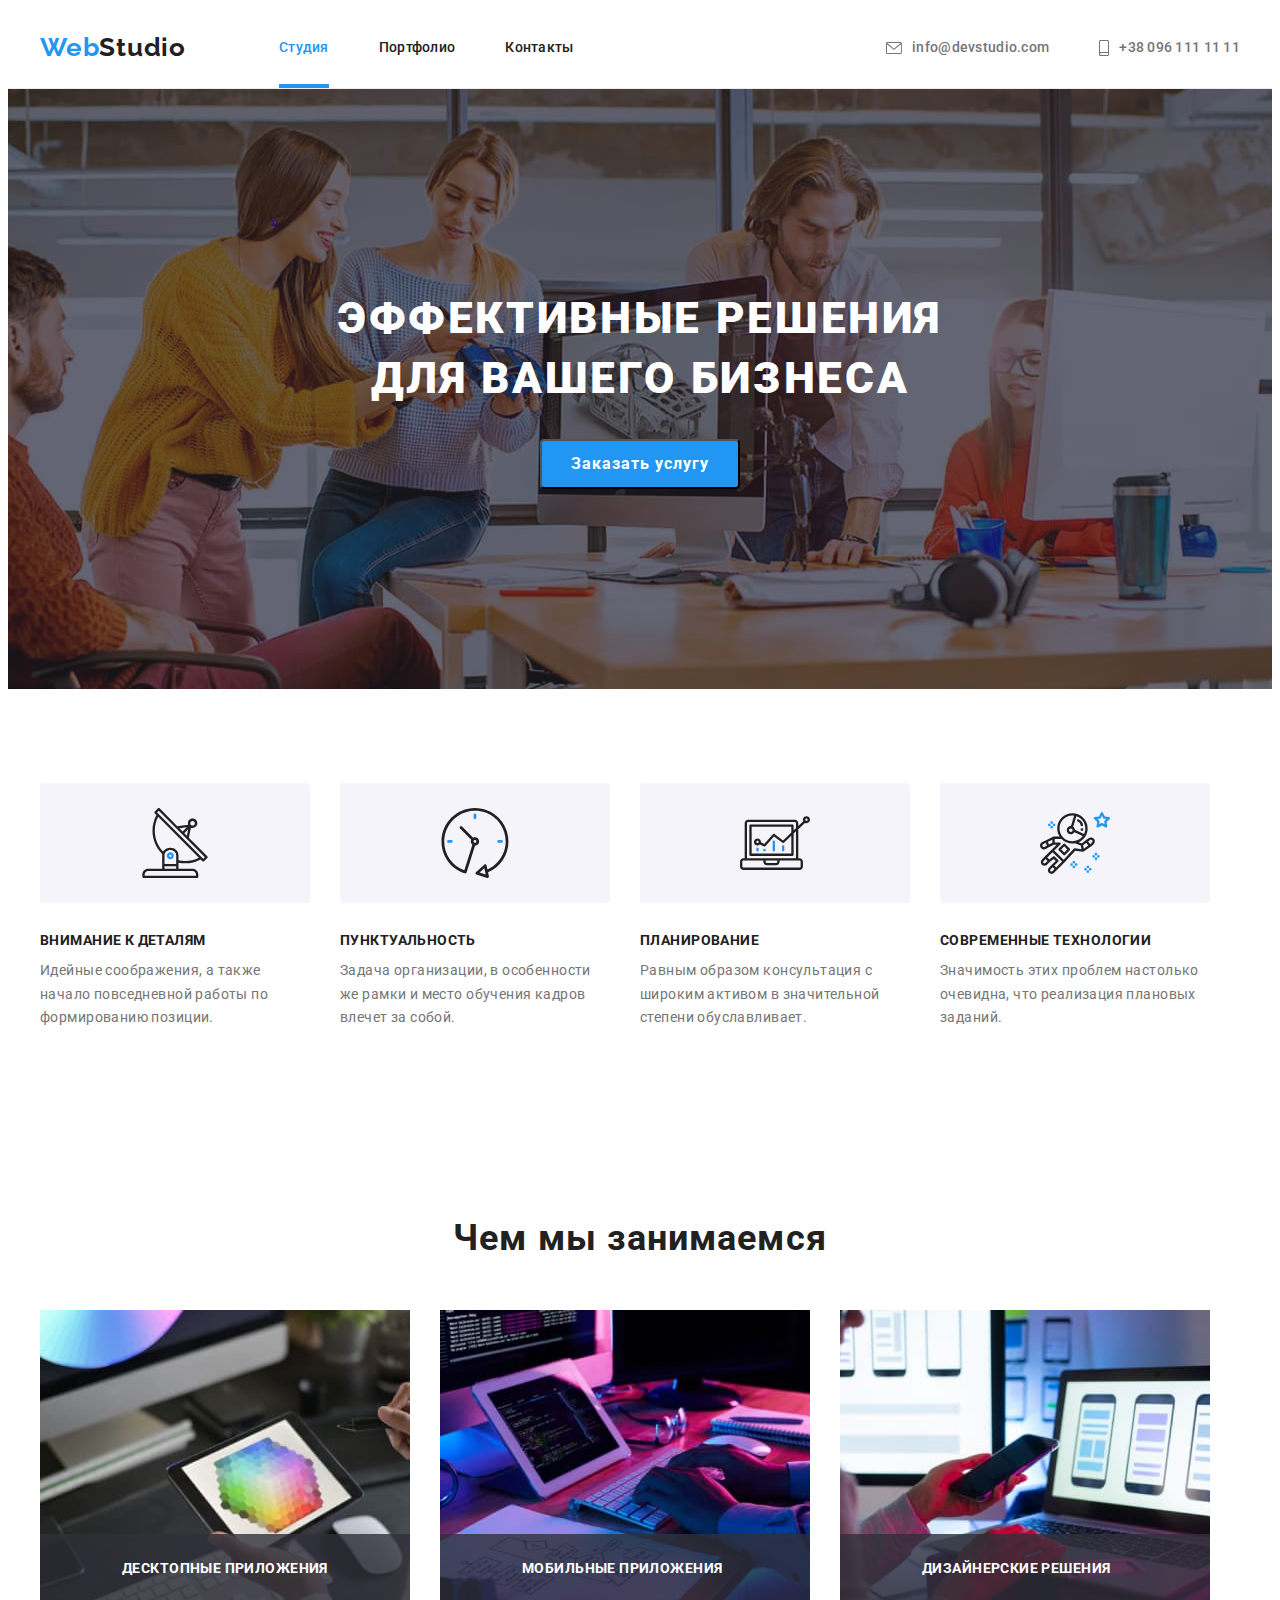
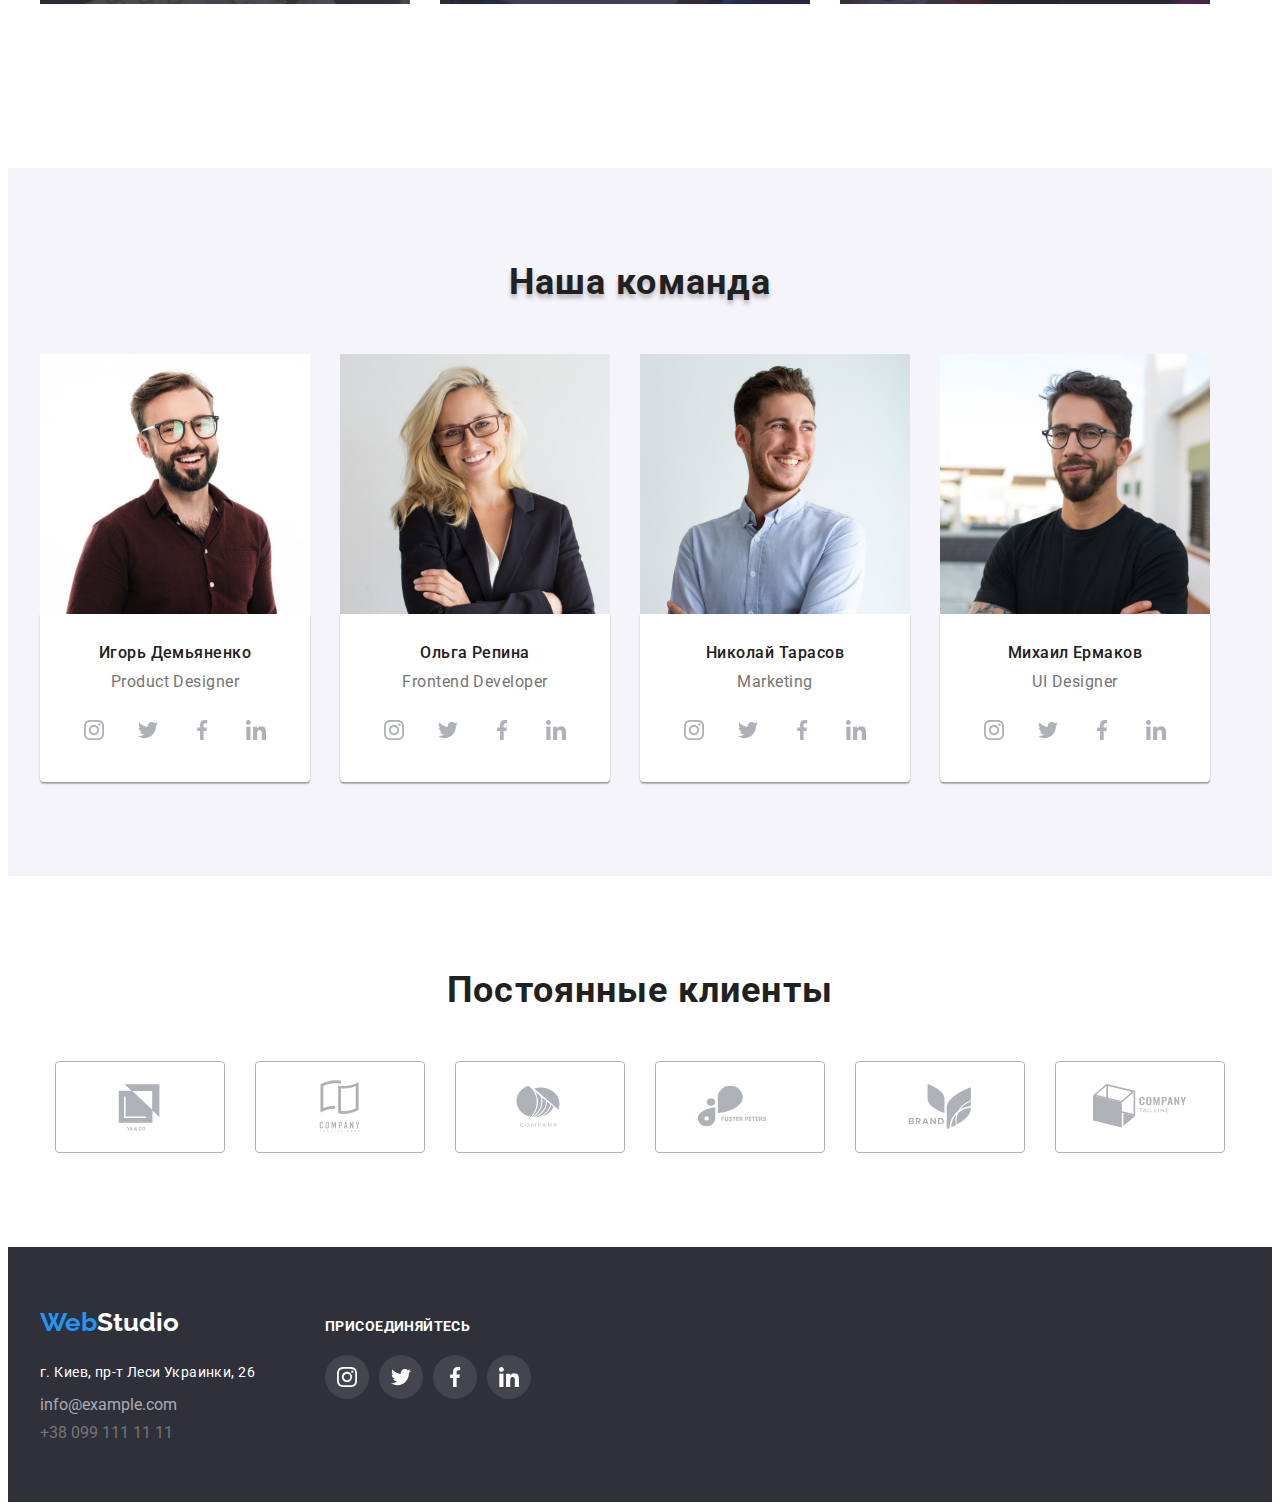
<file: index.html>
<!DOCTYPE html>
<html lang="ru">

<head>
    <meta charset="UTF-8">
    <meta http-equiv="X-UA-Compatible" content="IE=edge">
    <meta name="viewport" content="width=device-width, initial-scale=1.0">
    <title>Главная</title>
    <link rel="preconnect" href="https://fonts.googleapis.com" />
    <link rel="preconnect" href="https://fonts.gstatic.com" crossorigin />
    <link
        href="https://fonts.googleapis.com/css2?family=Raleway:wght@700&family=Roboto:wght@400;500;700;900&display=swap"
        rel="stylesheet" />
    <link rel="stylesheet" href="https://cdnjs.cloudflare.com/ajax/libs/modern-normalize/1.1.0/modern-normalize.min.css"
        integrity="sha512-wpPYUAdjBVSE4KJnH1VR1HeZfpl1ub8YT/NKx4PuQ5NmX2tKuGu6U/JRp5y+Y8XG2tV+wKQpNHVUX03MfMFn9Q=="
        crossorigin="anonymous" referrerpolicy="no-referrer" />
    <link rel="stylesheet" href="./css/styles.css" />
</head>

<body>
    <!--шапка сайта-->
    <header class="header">
        <div class="container header-container">
            <nav class="navigation">
                <a class="header-logo" lang="en" href="./index.html">Web<span class="header-web-color">Studio</span></a>
                <ul class="header-list list">
                    <li class="header-item"><a href="./index.html" class="header-link current">Студия</a></li>
                    <li class="header-item"><a href="./portfolio.html" class="header-link">Портфолио</a></li>
                    <li class="header-item"><a href="./contacts.html" class="header-link">Контакты</a></li>
                </ul>
            </nav>            
                <ul class="header-list list">
                    <li class="header-item">
                        <a class="header-link-mail" href="mailto:info@devstudio.com">
                            <svg class="header-contact-icon" width="16" height="12">
                                <use href="./images/icons.svg#icon-envelope"></use>
                            </svg>
                        info@devstudio.com</a>    
                    </li>
                    <li class="header-item">
                        <a class="header-link-tel" href="tel.:+380961111111">
                            <svg class="header-contact-icon" width="10" height="16">
                                <use href="./images/icons.svg#icon-smartphone"></use>
                            </svg>
                        +38 096 111 11 11</a>
                    </li>
                </ul>            
        </div>
    </header>
    <!--hero-->
        <main>
            <section class="hero section">
                <div class="container hero-container">
                    <h1 class="hero-title">Эффективные решения<br />
                        для вашего бизнеса</h1>
                    <button type="button" class="hero-btn" data-modal-open>Заказать услугу</button>
                </div>
            </section>
            <!--особенности-->
            <section class="features section">
                <div class="container">
                    <h2 class="visually-hidden">Фильтры</h2>
                    <ul class="features-list list">
                        <li class="features-item">
                            <div class="features-icon">
                                <svg class="features-icon-bg">
                                    <use href="./images/icons.svg#icon-antenna"></use>
                                </svg>
                            </div>
                            <h3 class="features-title">Внимание к деталям</h3>
                            <p class="features-text">Идейные соображения, а также начало повседневной работы по формированию
                                позиции.</p>
                        </li>
                        <li class="features-item">
                            <div class="features-icon">
                                <svg class="features-icon-bg">
                                    <use href="./images/icons.svg#icon-clock"></use>
                                </svg>
                            </div>
                            <h3 class="features-title">Пунктуальность</h3>
                            <p class="features-text">Задача организации, в особенности же рамки и место обучения кадров
                                влечет
                                за собой.</p>
                        </li>
                        <li class="features-item">
                            <div class="features-icon">
                                <svg class="features-icon-bg">
                                    <use href="./images/icons.svg#icon-diagram"></use>
                                </svg>
                            </div>
                            <h3 class="features-title">Планирование</h3>
                            <p class="features-text">Равным образом консультация с широким активом в значительной степени
                                обуславливает.</p>
                        </li>
                        <li class="features-item">
                            <div class="features-icon">
                                <svg class="features-icon-bg">
                                    <use href="./images/icons.svg#icon-astronaut"></use>
                                </svg>
                            </div>
                            <h3 class="features-title">Современные технологии</h3>
                            <p class="features-text">Значимость этих проблем настолько очевидна, что реализация плановых
                                заданий.</p>
                        </li>
                    </ul>
                </div>
            </section>
            <!--чем мы занимаемся-->
            <section class="employment section">
                <div class="container employment-container">
                    <h2 class="employment-title title">Чем мы занимаемся</h2>
                    <ul class="employment-list list">
                        <li class="employment-item">                            
                            <img src="./images/whatarewedoing(1).jpg" alt="работа с цветом" width="370" height="294" />                            
                                <div class="employment-overlay">
                                    <p class="employment-overlay-text">десктопные приложения</p>
                                </div>    
                        </li>
                        <li class="employment-item">
                            <img src="./images/whatarewedoing(2).jpg" alt="программирование" width="370" height="294" />
                                <div class="employment-overlay">
                                    <p class="employment-overlay-text">мобильные приложения</p>
                                </div>    
                        </li>
                        <li class="employment-item">
                            <img src="./images/whatarewedoing(3).jpg" alt="мобильная версия" width="370" height="294" />
                                <div class="employment-overlay">
                                    <p class="employment-overlay-text">дизайнерские решения</p>
                                </div>
                        </li>
                    </ul>
                </div>
            </section>
            <!--наша команда-->
            <section class="team section">
                <div class="container team-container">
                    <h2 class="team-pre-title title">Наша команда</h2>
                    <ul class="team-list list">
                        <li class="team-item">
                            <img src="./images/ourteam(4).jpg" alt="продукт-дизайнер" width="270" height="260" />
                            <div class="team-item-content">
                                <h3 class="team-title">Игорь Демьяненко</h3>
                                <p class="team-text" lang="en">Product Designer</p>
                                <ul class="team-socials-list list">
                                    <li class="team-socials-item">
                                        <a href="" class="team-socials-link">
                                            <svg class="team-socials-icon">
                                                <use href="./images/icons.svg#icon-instagram"></use>
                                            </svg>
                                        </a>
                                    </li> 
                                    <li class="team-socials-item">
                                        <a href="" class="team-socials-link">
                                            <svg class="team-socials-icon">
                                                <use href="./images/icons.svg#icon-twitter"></use>
                                            </svg>
                                        </a>
                                    </li>    
                                    <li class="team-socials-item">
                                        <a href="" class="team-socials-link">
                                            <svg class="team-socials-icon">
                                                <use href="./images/icons.svg#icon-facebook"></use>
                                            </svg>
                                        </a>
                                    </li>    
                                    <li class="team-socials-item">
                                        <a href="" class="team-socials-link">
                                            <svg class="team-socials-icon">
                                                <use href="./images/icons.svg#icon-linkedin"></use>
                                            </svg>
                                        </a>
                                    </li>       
                                </ul>
                            </div>
                        </li>
                        <li class="team-item">
                            <img src="./images/ourteam(3).jpg" alt="фронтэнд разработчик" width="270" height="260" />
                            <div class="team-item-content">
                                <h3 class="team-title">Ольга Репина</h3>
                                <p class="team-text" lang="en">Frontend Developer</p>
                                <ul class="team-socials-list list">
                                    <li class="team-socials-item">
                                        <a href="" class="team-socials-link">
                                            <svg class="team-socials-icon">
                                                <use href="./images/icons.svg#icon-instagram"></use>
                                            </svg>
                                        </a>
                                    </li> 
                                    <li class="team-socials-item">
                                        <a href="" class="team-socials-link">
                                            <svg class="team-socials-icon">
                                                <use href="./images/icons.svg#icon-twitter"></use>
                                            </svg>
                                        </a>
                                    </li>    
                                    <li class="team-socials-item">
                                        <a href="" class="team-socials-link">
                                            <svg class="team-socials-icon">
                                                <use href="./images/icons.svg#icon-facebook"></use>
                                            </svg>
                                        </a>
                                    </li>    
                                    <li class="team-socials-item">
                                        <a href="" class="team-socials-link">
                                            <svg class="team-socials-icon">
                                                <use href="./images/icons.svg#icon-linkedin"></use>
                                            </svg>
                                        </a>
                                    </li>       
                                </ul>
                            </div>
                        </li>
                        <li class="team-item">
                            <img src="./images/ourteam(2).jpg" alt="маркетинг" width="270" height="260" />
                            <div class="team-item-content">
                                <h3 class="team-title">Николай Тарасов</h3>
                                <p class="team-text" lang="en">Marketing</p>
                                <ul class="team-socials-list list">
                                    <li class="team-socials-item">
                                        <a href="" class="team-socials-link">
                                            <svg class="team-socials-icon">
                                                <use href="./images/icons.svg#icon-instagram"></use>
                                            </svg>
                                        </a>
                                    </li> 
                                    <li class="team-socials-item">
                                        <a href="" class="team-socials-link">
                                            <svg class="team-socials-icon">
                                                <use href="./images/icons.svg#icon-twitter"></use>
                                            </svg>
                                        </a>
                                    </li>    
                                    <li class="team-socials-item">
                                        <a href="" class="team-socials-link">
                                            <svg class="team-socials-icon">
                                                <use href="./images/icons.svg#icon-facebook"></use>
                                            </svg>
                                        </a>
                                    </li>    
                                    <li class="team-socials-item">
                                        <a href="" class="team-socials-link">
                                            <svg class="team-socials-icon">
                                                <use href="./images/icons.svg#icon-linkedin"></use>
                                            </svg>
                                        </a>
                                    </li>                                    
                                </ul>
                            </div>
                        </li>
                        <li class="team-item">
                            <img src="./images/ourteam(1).jpg" alt="UI дизайнер" width="270" height="260" />
                            <div class="team-item-content">
                                <h3 class="team-title">Михаил Ермаков</h3>
                                <p class="team-text" lang="en">UI Designer</p>
                                <ul class="team-socials-list list">
                                    <li class="team-socials-item">
                                        <a href="" class="team-socials-link">
                                            <svg class="team-socials-icon">
                                                <use href="./images/icons.svg#icon-instagram"></use>
                                            </svg>
                                        </a>
                                    </li>
                                    <li class="team-socials-item">
                                        <a href="" class="team-socials-link">
                                            <svg class="team-socials-icon">
                                                <use href="./images/icons.svg#icon-twitter"></use>
                                            </svg>
                                        </a>
                                    </li>
                                    <li class="team-socials-item">
                                        <a href="" class="team-socials-link">
                                            <svg class="team-socials-icon">
                                                <use href="./images/icons.svg#icon-facebook"></use>
                                            </svg>
                                        </a>
                                    </li>
                                    <li class="team-socials-item">
                                        <a href="" class="team-socials-link">
                                            <svg class="team-socials-icon">
                                                <use href="./images/icons.svg#icon-linkedin"></use>
                                            </svg>
                                        </a>
                                    </li>
                                </ul>
                            </div>
                        </li>
                    </ul>
                </div>
            </section>
            <!--постоянные клиенты-->
            <section class="clients section">
                <div class="container clients-container">
                    <h1 class="clients-title title">Постоянные клиенты</h1>
                    <ul class="clients-list list">
                        <li class="clients-item">
                            <a href="" class="clients-link">
                                <svg class="clients-icon">
                                    <use href="./images/icons.svg#icon-Logo"></use>
                                </svg>
                            </a>
                        </li>
                        <li class="clients-item">
                            <a href="" class="clients-link">
                                <svg class="clients-icon">
                                    <use href="./images/icons.svg#icon-Logo-1"></use>
                                </svg>
                            </a>
                        </li>
                        <li class="clients-item">
                            <a href="" class="clients-link">
                                <svg class="clients-icon">
                                    <use href="./images/icons.svg#icon-Logo-2"></use>
                                </svg>
                            </a>
                        </li>
                        <li class="clients-item">
                            <a href="" class="clients-link">
                                <svg class="clients-icon">
                                    <use href="./images/icons.svg#icon-Logo-3"></use>
                                </svg>
                            </a>
                        </li>
                        <li class="clients-item">
                            <a href="" class="clients-link">
                                <svg class="clients-icon">
                                    <use href="./images/icons.svg#icon-Logo-4"></use>
                                </svg>
                            </a>
                        </li>
                        <li class="clients-item">
                            <a href="" class="clients-link">
                                <svg class="clients-icon">
                                    <use href="./images/icons.svg#icon-Logo-5"></use>
                                </svg>
                            </a>
                        </li>
                    </ul>
                </div>

            </section>
        </main>
        <!--подвал-->
        <footer class="footer">
            <div class="container footer-container">
                <div>
                    <a class="footer-logo" lang="en" href="./index.html">Web<span class="footer-web-color">Studio</span></a>
                        <address>
                            <ul class="footer-address-list list">
                                <li class="footer-address-item">
                                    <a class="footer-link-address" href="https://goo.gl/maps/YACws96Guh4bxc956" target="_blank"
                                        rel="noopener">г. Киев, пр-т Леси Украинки, 26</a>
                                </li>
                                <li class="footer-address-item">
                                    <a class="footer-link-mail" href="mailto:info@devstudio.com">info@example.com</a>
                                </li>
                                <li class="footer-address-item">
                                    <a class="footer-link-tel" href="tel.:+380961111111">+38 099 111 11 11</a>
                                </li>
                            </ul>
                        </address>
                </div>
                <div class="footer-socials">
                    <p class="footer-socials-title">присоединяйтесь</p>
                        <ul class="footer-socials-list list">
                            <li class="footer-socials-item">
                                <a href="" class="footer-socials-link">
                                    <svg class="footer-socials-icon">
                                        <use href="./images/icons.svg#icon-instagram"></use>
                                    </svg>
                                </a>
                            </li>
                            <li class="footer-socials-item">
                                <a href="" class="footer-socials-link">
                                    <svg class="footer-socials-icon">
                                        <use href="./images/icons.svg#icon-twitter"></use>
                                    </svg>
                                </a>
                            </li>
                            <li class="footer-socials-item">
                                <a href="" class="footer-socials-link">
                                    <svg class="footer-socials-icon">
                                        <use href="./images/icons.svg#icon-facebook"></use>
                                    </svg>
                                </a>
                            </li>
                            <li class="footer-socials-item">
                                <a href="" class="footer-socials-link">
                                    <svg class="footer-socials-icon">
                                        <use href="./images/icons.svg#icon-linkedin"></use>
                                    </svg>
                                </a>
                            </li>
                        </ul> 
                </div>                         
            </div>
    </footer>
    <!--модальное окно-->
    <div class="backdrop is-hidden" data-modal>
        <div class="modal">
           <button type="button" class="modal-close-btn" data-modal-close>
            <svg class="modal-close-icon">
                <use href="./images/icons.svg#icon-Vector-1"></use>
            </svg>
           </button> 
        </div>            
    </div>

    <script src="./js/modal.js"></script>
</body>

</html>
</file>
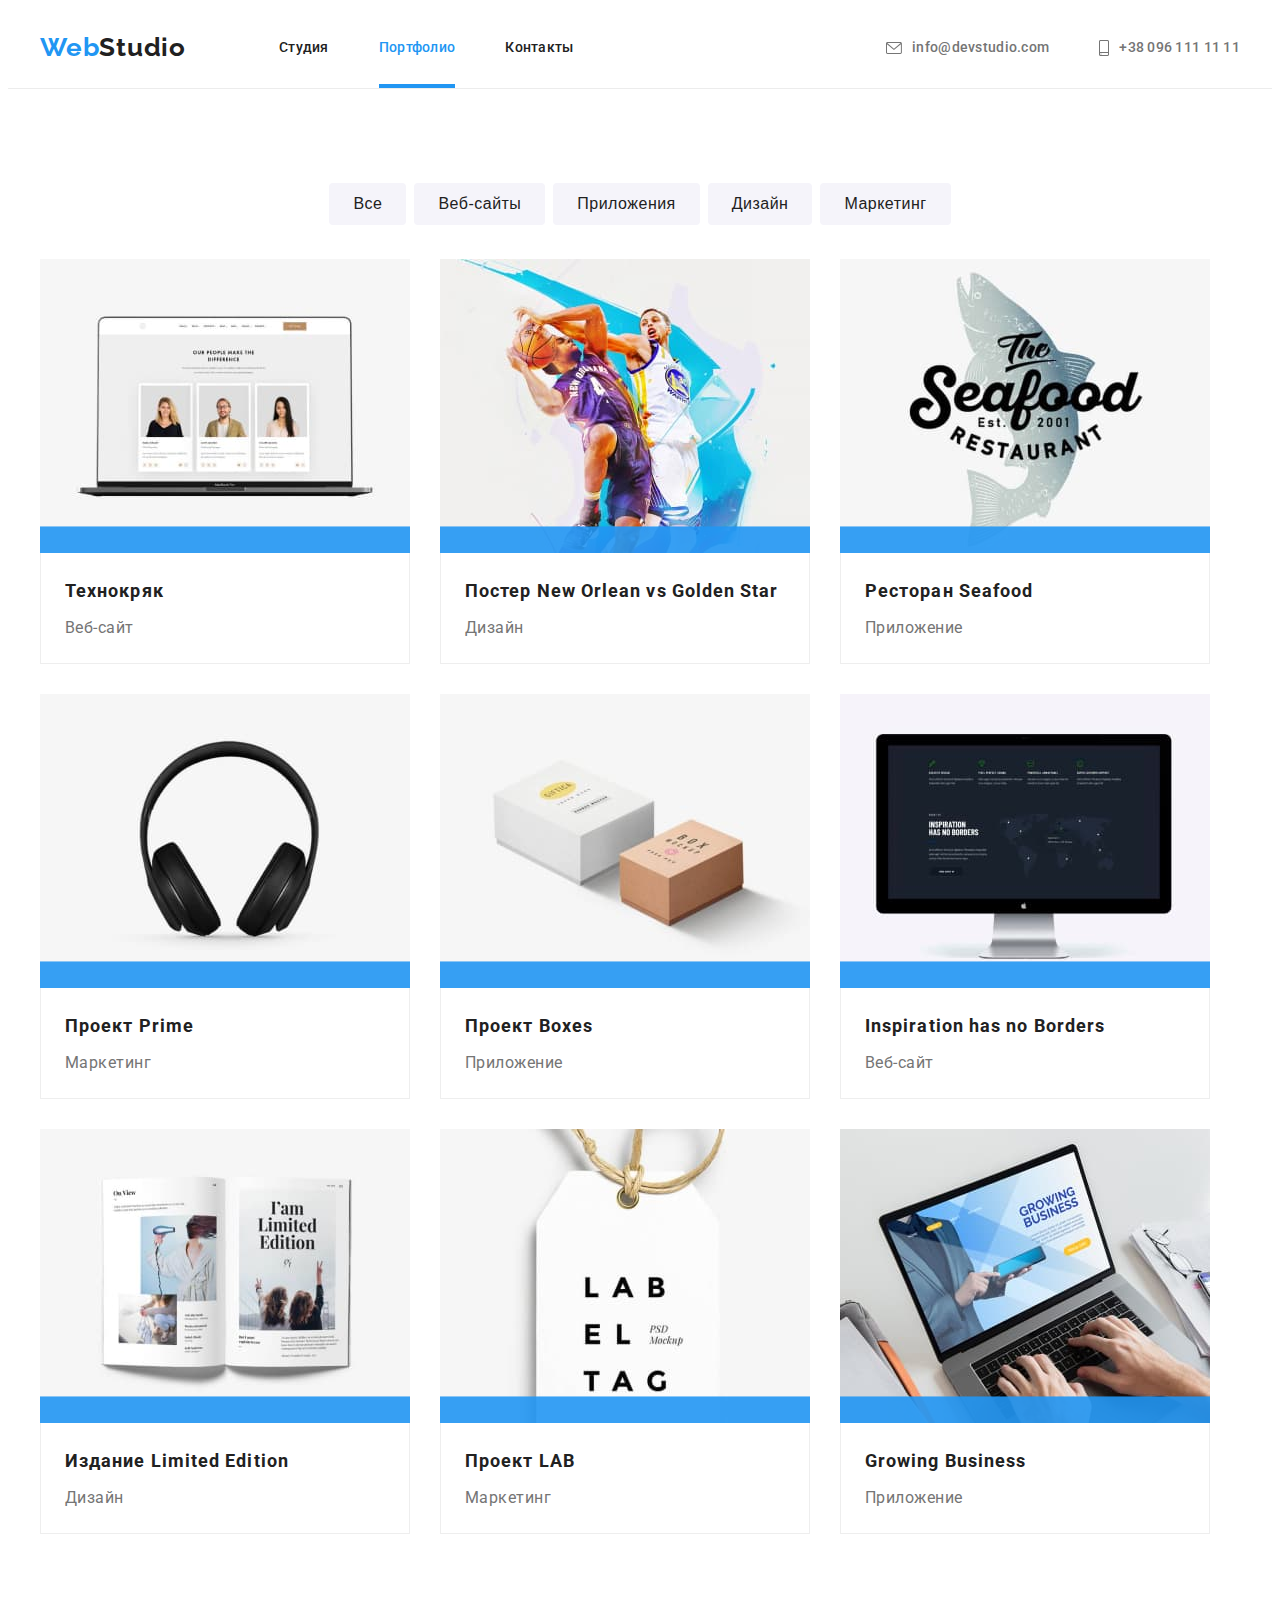
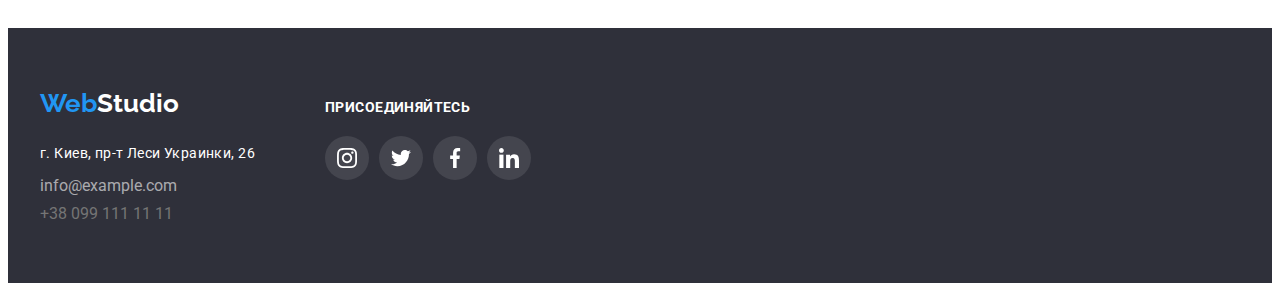
<file: portfolio.html>
<!DOCTYPE html>
<html lang="ru">

<head>
    <meta charset="UTF-8">
    <meta http-equiv="X-UA-Compatible" content="IE=edge">
    <meta name="viewport" content="width=device-width, initial-scale=1.0">
    <title>Портфолио</title>
    <link rel="preconnect" href="https://fonts.googleapis.com" />
    <link rel="preconnect" href="https://fonts.gstatic.com" crossorigin />
    <link
        href="https://fonts.googleapis.com/css2?family=Raleway:wght@700&family=Roboto:wght@400;500;700;900&display=swap"
        rel="stylesheet" />
    <link rel="stylesheet" href="https://cdnjs.cloudflare.com/ajax/libs/modern-normalize/1.1.0/modern-normalize.min.css"
        integrity="sha512-wpPYUAdjBVSE4KJnH1VR1HeZfpl1ub8YT/NKx4PuQ5NmX2tKuGu6U/JRp5y+Y8XG2tV+wKQpNHVUX03MfMFn9Q=="
        crossorigin="anonymous" referrerpolicy="no-referrer" />
    <link rel="stylesheet" href="./css/styles.css" />
</head>

<body>
    <!--шапка сайта-->
    <header class="header">
        <div class="container header-container">
            <nav class="navigation">
                <a class="header-logo" lang="en" href="./index.html">Web<span class="header-web-color">Studio</span></a>
                <div class="header-border">
                <ul class="header-list list">
                    <li class="header-item"><a class="header-link" href="./index.html">Студия</a></li>
                    <li class="header-item"><a class="header-link current" href="./portfolio.html">Портфолио</a></li>
                    <li class="header-item"><a class="header-link" href="./contacts.html">Контакты</a></li>
                </ul>
                </div>
            </nav>
            <ul class="header-list list">
                <li class="header-item">
                    <a class="header-link-mail" href="mailto:info@devstudio.com">
                        <svg class="header-contact-icon" width="16" height="12">
                            <use href="./images/icons.svg#icon-envelope"></use>
                        </svg>
                    info@devstudio.com</a>    
                </li>
                <li class="header-item">
                    <a class="header-link-tel" href="tel.:+380961111111">
                        <svg class="header-contact-icon" width="10" height="16">
                            <use href="./images/icons.svg#icon-smartphone"></use>
                        </svg>
                    +38 096 111 11 11</a>
                </li>
            </ul>
        </div>
    </header>
    <!--hero-->
    <main>
        <!--портфолио-->
        <section class="portfolio section">
            <div class="container">
                <div class="portfolio-container">
                    <h2 class="visually-hidden">Фильтры</h2>
                    <ul class="portfolio-list list">
                        <li class="portfolio-item"><button type="button" class="portfolio-btn">Все</button></li>
                        <li class="portfolio-item"><button type="button" class="portfolio-btn">Веб-сайты</button></li>
                        <li class="portfolio-item"><button type="button" class="portfolio-btn">Приложения</button></li>
                        <li class="portfolio-item"><button type="button" class="portfolio-btn">Дизайн</button></li>
                        <li class="portfolio-item"><button type="button" class="portfolio-btn">Маркетинг</button></li>
                    </ul>                
                <!--проекты-->                
                    <h2 class="visually-hidden">Проекты</h2>
                    <ul class="projects-list list">
                        <li class="projects-item">
                            <a href="" class="projects-link">
                                <div class="projects-ovelay">
                                    <img src="./images/project1.jpg" alt="ноутбук" width="370" height="294" class="projects-img">
                                    <p class="projects-overlay-text">Технокряк это современная площадка распространения коронавируса. Компании используют эту платформу для цифрового шпионажа и атак на защищённые сервера конкурентов.</p>
                                </div>
                                <div class="borders">
                                    <h3 class="about-title">Технокряк</h3>
                                    <p class="about-after-title">Веб-сайт</p>
                                </div>
                            </a>
                        </li>
                        <li class="projects-item">
                            <a href="" class="projects-link">
                                <div class="projects-ovelay">
                                    <img src="./images/project2.jpg" alt="баскетбол" width="370" height="294" class="projects-img">
                                    <p class="projects-overlay-text">Технокряк это современная площадка распространения коронавируса. Компании используют эту платформу для цифрового шпионажа и атак на защищённые сервера конкурентов.</p>
                                </div>
                                <div class="borders">
                                    <h3 class="about-title" lang="en">Постер New Orlean vs Golden Star</h3>
                                    <p class="about-after-title">Дизайн</p>
                                </div>
                            </a>
                        </li>
                        <li class="projects-item">
                            <a href="" class="projects-link">
                                <div class="projects-ovelay">
                                    <img src="./images/project3.jpg" alt="ресторан морепродуктов" width="370" height="294" class="projects-img">
                                    <p class="projects-overlay-text">Технокряк это современная площадка распространения коронавируса. Компании используют эту платформу для цифрового шпионажа и атак на защищённые сервера конкурентов.</p>
                                </div>
                                <div class="borders">
                                    <h3 class="about-title" lang="en">Ресторан Seafood</h3>
                                    <p class="about-after-title">Приложение</p>
                                </div>
                            </a>
                        </li>
                        <li class="projects-item">
                            <a href="" class="projects-link">
                                <div class="projects-ovelay">
                                    <img src="./images/project4.jpg" alt="наушники" width="370" height="294" class="projects-img">
                                    <p class="projects-overlay-text">Технокряк это современная площадка распространения коронавируса. Компании используют эту платформу для цифрового шпионажа и атак на защищённые сервера конкурентов.</p>
                                </div>
                                <div class="borders">
                                    <h3 class="about-title" lang="en">Проект Prime</h3>
                                    <p class="about-after-title">Маркетинг</p>
                                </div>
                            </a>
                        </li>
                        <li class="projects-item">
                            <a href="" class="projects-link">
                                <div class="projects-ovelay">
                                    <img src="./images/project5.jpg" alt="коробки" width="370" height="294" class="projects-img">
                                    <p class="projects-overlay-text">Технокряк это современная площадка распространения коронавируса. Компании используют эту платформу для цифрового шпионажа и атак на защищённые сервера конкурентов.</p>
                                </div>
                                <div class="borders">
                                    <h3 class="about-title" lang="en">Проект Boxes</h3>
                                    <p class="about-after-title">Приложение</p>
                                </div>
                            </a>
                        </li>
                        <li class="projects-item">
                            <a href="" class="projects-link">
                                <div class="projects-ovelay">
                                    <img src="./images/project6.jpg" alt="компьютер аймак" width="370" height="294" class="projects-img">                                    
                                    <p class="projects-overlay-text">Технокряк это современная площадка распространения коронавируса. Компании используют эту платформу для цифрового шпионажа и атак на защищённые сервера конкурентов.</p>
                                </div>
                                <div class="borders">
                                    <h3 class="about-title" lang="en">Inspiration has no Borders</h3>
                                    <p class="about-after-title">Веб-сайт</p>
                                </div>
                            </a>
                        </li>
                        <li class="projects-item">
                            <a href="" class="projects-link">
                                <div class="projects-ovelay">
                                    <img src="./images/project7.jpg" alt="книга" width="370" height="294" class="projects-img">
                                    <p class="projects-overlay-text">Технокряк это современная площадка распространения коронавируса. Компании используют эту платформу для цифрового шпионажа и атак на защищённые сервера конкурентов.</p>
                                </div>
                                <div class="borders">
                                    <h3 class="about-title" lang="en">Издание Limited Edition</h3>
                                    <p class="about-after-title">Дизайн</p>
                                </div>
                            </a>
                        </li>
                        <li class="projects-item">
                            <a href="" class="projects-link">
                                <div class="projects-ovelay">
                                    <img src="./images/project8.jpg" alt="бирка" width="370" height="294" class="projects-img">
                                    <p class="projects-overlay-text">Технокряк это современная площадка распространения коронавируса. Компании используют эту платформу для цифрового шпионажа и атак на защищённые сервера конкурентов.</p>
                                </div>
                                <div class="borders">
                                    <h3 class="about-title" lang="en">Проект LAB</h3>
                                    <p class="about-after-title">Маркетинг</p>
                                </div>
                            </a>
                        </li>
                        <li class="projects-item">
                            <a href="" class="projects-link">
                                <div class="projects-ovelay">
                                    <img src="./images/project9.jpg" alt="человек работает за ноутбуком" width="370" height="294" class="projects-img">
                                    <p class="projects-overlay-text">Технокряк это современная площадка распространения коронавируса. Компании используют эту платформу для цифрового шпионажа и атак на защищённые сервера конкурентов.</p>
                                </div>
                                <div class="borders">
                                    <h3 class="about-title" lang="en">Growing Business</h3>
                                    <p class="about-after-title">Приложение</p>
                                </div>
                            </a>
                        </li>
                    </ul>
                </div>
            </div>
        </section>
    </main>
    <!--подвал-->
    <footer class="footer">
        <div class="container footer-container">
            <div>
                <a class="footer-logo" lang="en" href="./index.html">Web<span class="footer-web-color">Studio</span></a>
                    <address>
                        <ul class="footer-address-list list">
                            <li class="footer-address-item">
                                <a class="footer-link-address" href="https://goo.gl/maps/YACws96Guh4bxc956" target="_blank"
                                    rel="noopener">г. Киев, пр-т Леси Украинки, 26</a>
                            </li>
                            <li class="footer-address-item">
                                <a class="footer-link-mail" href="mailto:info@devstudio.com">info@example.com</a>
                            </li>
                            <li class="footer-address-item">
                                <a class="footer-link-tel" href="tel.:+380961111111">+38 099 111 11 11</a>
                            </li>
                        </ul>
                    </address>
            </div>
            <div class="footer-socials">
                <p class="footer-socials-title">присоединяйтесь</p>
                    <ul class="footer-socials-list list">
                        <li class="footer-socials-item">
                            <a href="" class="footer-socials-link">
                                <svg class="footer-socials-icon">
                                    <use href="./images/icons.svg#icon-instagram"></use>
                                </svg>
                            </a>
                        </li>
                        <li class="footer-socials-item">
                            <a href="" class="footer-socials-link">
                                <svg class="footer-socials-icon">
                                    <use href="./images/icons.svg#icon-twitter"></use>
                                </svg>
                            </a>
                        </li>
                        <li class="footer-socials-item">
                            <a href="" class="footer-socials-link">
                                <svg class="footer-socials-icon">
                                    <use href="./images/icons.svg#icon-facebook"></use>
                                </svg>
                            </a>
                        </li>
                        <li class="footer-socials-item">
                            <a href="" class="footer-socials-link">
                                <svg class="footer-socials-icon">
                                    <use href="./images/icons.svg#icon-linkedin"></use>
                                </svg>
                            </a>
                        </li>
                    </ul> 
            </div>                         
        </div>
</footer>
        
</body>

</html>
</file>
<file: css/styles.css>
:root {
  --header-text-color: #212121;
  --link-list-color: #757575;
  --address-list-color: rgba(255, 255, 255, 0.6);
  --accent-color: #2196f3;
  --accent-filters-color: #ffffff;
  --background-color: #2f303a;
  --background-color-secondary: #f5f4fa;
  --border-color: #eeeeee;
  --socials-icon-color: #afb1b8;
  --footer-icon-color: rgba(255, 255, 255, 0.1);
}

body {
  font-family: "Roboto", sans-serif;
  color: var(--header-text-color);
}

.list {
  padding: 0;
  margin: 0;
  list-style: none;
}

p,
h1,
h2,
h3,
h4,
h5,
h6 {
  margin: 0;
}

ul {
  margin: 0;
  padding: 0;
}

img {
  display: block;
  max-width: 100%;
}

a {
  text-decoration: none;
}

button {
  cursor: pointer;
  border-radius: 4px;
}

.container {
  width: 1200px;
  padding-left: 15px;
  padding-right: 15px;
  margin-left: auto;
  margin-right: auto;
}

.visually-hidden {
  position: absolute;
  white-space: nowrap;
  width: 1px;
  height: 1px;
  overflow: hidden;
  border: 0;
  padding: 0;
  clip: rect(0 0 0 0);
  clip-path: inset(50%);
  margin: -1px;
}

.title {
  margin-bottom: 50px;
  color: var(--header-text-color);
  font-weight: bold;
  font-size: 36px;
  line-height: 1.16;
  letter-spacing: 0.03em;
  text-align: center;
}

.section {
  padding-top: 94px;
  padding-bottom: 94px;
}

/*---------header------------*/

.header {
  border-bottom: 1px solid #ececec;
}

.header-container {
  display: flex;
  align-items: center;
}

.navigation {
  display: flex;
  align-items: center;
}

.header-logo {
  display: inline-block;
  padding-top: 24px;
  padding-bottom: 25px;
  margin-right: 93px;
  color: var(--accent-color);
  font-family: Raleway;
  font-weight: bold;
  font-size: 26px;
  line-height: 1.19;
  letter-spacing: 0.03em;
}

.header-web-color {
  color: var(--header-text-color);
}

.header-list {
  display: flex;
  margin-left: auto;
  font-weight: 500;
  font-size: 14px;
  line-height: 1.14;
  letter-spacing: 0.02em;
}

.header-item + .header-item {
  margin-left: 50px;
}

.header-link {
  display: flex;
  transition: color 250ms cubic-bezier(0.4, 0, 0.2, 1);
  padding-top: 32px;
  padding-bottom: 32px;
  color: var(--header-text-color);
}

.header-link:hover,
.header-link:focus {
  color: var(--accent-color);
}

.header-link-mail,
.header-link-tel {
  display: flex;
  align-items: center;
  transition: color 250ms cubic-bezier(0.4, 0, 0.2, 1);
  padding-top: 32px;
  padding-bottom: 32px;
  color: var(--link-list-color);
}

.header-link-mail:hover,
.header-link-mail:focus {
  color: var(--accent-color);
}

.header-link-tel:hover,
.header-link-tel:focus {
  color: var(--accent-color);
}

.current {
  color: var(--accent-color);
  position: relative;
}

.current::after {
  content: '';
  width: 100%;
  height: 4px;
  position: absolute;
  background-color: var(--accent-color);
  left: 0;
  bottom: 0;
}

.header-link.current[href="./portfolio.html"] {
  color: var(--accent-color);
}

.header-contact-icon {
  margin-right: 10px;
  vertical-align: middle;
  fill: currentColor;
}

/* ----------hero--------*/

.hero {
  text-align: center;
  padding-top: 200px;
  padding-bottom: 200px;
  background-color: var(--background-color);
  background-image: linear-gradient(
      rgba(47, 48, 58, 0.4),
      rgba(47, 48, 58, 0.4)
    ),
    url(../images/hero-bg.jpg);
  background-repeat: no-repeat;
  background-position: center;
  background-size: cover;
}

.hero-title {
  margin-bottom: 30px;
  color: var(--accent-filters-color);
  font-weight: 900;
  font-size: 44px;
  line-height: 1.36;
  letter-spacing: 0.06em;
  text-transform: uppercase;
}

.hero-btn {
  display: inline-block;
  color: var(--accent-filters-color);
  background: var(--accent-color);
  font-family: inherit;
  font-weight: bold;
  font-size: 16px;
  line-height: 1.87;
  min-width: 200px;
  height: 50px;
  letter-spacing: 0.06em;
}

/*----features-----*/

.features-list {
  display: flex;
  flex-wrap: wrap;
}

.features-item {
  width: 270px;
}

.features-item:not(:last-child) {
  margin-right: 30px;
}

/*--------features-icon----------*/

.features-icon {
  display: flex;
  align-items: center;
  justify-content: center;
  width: 270px;
  height: 120px;
  margin-bottom: 30px;
  background-color: var(--background-color-secondary);
  border-radius: 4px;
}

.features-icon-bg {
  width: 70px;
  height: 70px;
}

.features-title {
  margin-bottom: 10px;
  color: var(--header-text-color);
  font-weight: bold;
  font-size: 14px;
  line-height: 1.14;
  letter-spacing: 0.03em;
  text-transform: uppercase;
}

.features-text {
  margin-top: 0;
  margin-bottom: 0;
  color: var(--link-list-color);
  font-weight: normal;
  font-size: 14px;
  line-height: 1.71;
  letter-spacing: 0.03em;
}

/*---------employment------------*/

.employment-list {
  display: flex;
  flex-wrap: wrap;
}

.employment-item { 
  margin-top: 0;
  margin-right: 30px;
}

.employment-item:nth-child(3n) {
  margin-right: 0;
}

.employment-overlay {
  position: relative;
  background-color: rgba(47, 48, 58, 0.8);
  transform: translateY(-100%);
  width: 370px;
  height: 70px;
  }

.employment-overlay-text {
  position: absolute;
  bottom: 0; 
  left: 0;
  padding: 27px 82px;   
  color: var(--accent-filters-color);
  font-style: normal;
  font-weight: bold;
  font-size: 14px;
  line-height: 1.14;
  text-align: center;
  letter-spacing: 0.03em;
  text-transform: uppercase;
  }


/*---------team---------*/

.team {
  background-color: var(--background-color-secondary);
}

.team-list {
  display: flex;
  flex-wrap: wrap;
}

.team-item {
  width: ((100% - 90px) / 4);
  margin-right: 30px;
}

.team-item:nth-child(4n) {
  margin-right: 0;
}

.team-pre-title {
  text-shadow: 0px 4px 4px rgba(0, 0, 0, 0.25);
}

.team-title {
  margin-bottom: 10px;
  color: var(--header-text-color);
  font-weight: 500;
  font-size: 16px;
  line-height: 1.18;
  letter-spacing: 0.03em;
}

.team-text {
  margin-bottom: 16px;
  color: var(--link-list-color);
  font-weight: normal;
  font-size: 16px;
  line-height: 1.18;
  letter-spacing: 0.03em;
}

.team-item-content {
  padding-top: 30px;
  padding-bottom: 30px;
  text-align: center;
  background-color: var(--accent-filters-color);
  box-shadow: 0px 1px 3px rgba(0, 0, 0, 0.12), 0px 1px 1px rgba(0, 0, 0, 0.14),
    0px 2px 1px rgba(0, 0, 0, 0.2);
  border-radius: 0px 0px 4px 4px;
}

/*---------team-socials------------*/

.team-socials-list {
  display: flex;
  justify-content: center;
}

.team-socials-item + .team-socials-item {
  margin-left: 10px;
}

.team-socials-link {
  display: flex;
  align-items: center;
  justify-content: center;
  transition: color 250ms cubic-bezier(0.4, 0, 0.2, 1), background-color 250ms cubic-bezier(0.4, 0, 0.2, 1) ;
  width: 44px;
  height: 44px;
  background-color: var(--accent-filters-color);
  border-radius: 50%;
  color: var(--socials-icon-color);
}

.team-socials-link:hover,
.team-socials-link:focus {
  background-color: var(--accent-color);
  color: var(--accent-filters-color);
}

.team-socials-icon {
  width: 20px;
  height: 20px;
  fill: currentColor;
}

/*Запасной вариант
.team-socials-icon {
  fill: var(--socials-icon-color);
}

.team-socials-link:hover .team-socials-icon,
.team-socials-link:focus .team-socials-icon {
  fill: var(--accent-filters-color);
}*/

/*------clients---------*/

.clents-container {
  display: flex;
  align-items: center;
}

.clients-list {
  display: flex;
  align-items: center;
  justify-content: center;
}

.clients-item {
  width: 170px;
  height: 92px;
}

.clients-item + .clients-item {
  margin-left: 30px;
}

.clients-link {
  display: flex;
  justify-content: center;
  align-items: center;
  transition: color 250ms cubic-bezier(0.4, 0, 0.2, 1), border-color 250ms cubic-bezier(0.4, 0, 0.2, 1);
  width: 100%;
  height: 100%;
  color: var(--socials-icon-color);
  box-sizing: border-box;
  border: 1px solid var(--socials-icon-color);
  border-radius: 4px;
}

.clients-link:hover,
.clients-link:focus  {
  border-color: var(--accent-color);
  color: var(--accent-color);
}

.clients-icon {
  width: 106px;
  height: 60px;
  fill: currentColor;
}

/*------portfolio------*/

.portfilio-container {
  display: flex;
  align-items: center;
}

.portfolio-list {
  display: flex;
  justify-content: center;
  margin-top: 0;
  margin-bottom: 34px;
}

.portfolio-item + .portfolio-item {
  margin-left: 8px;
}

.portfolio-btn {
  transition: color 250ms cubic-bezier(0.4, 0, 0.2, 1), 
    background-color 250ms cubic-bezier(0.4, 0, 0.2, 1),
    box-shadow 250ms cubic-bezier(0.4, 0, 0.2, 1);
  padding: 6px 22px;
  color: var(--header-text-color);
  background-color: var(--background-color-secondary);
  border-color: transparent;
  border-radius: 4px;
  border-radius: 4px;
  text-align: center;
  font-weight: 500;
  font-size: 16px;
  line-height: 1.62;
  letter-spacing: 0.03em;
}

.portfolio-btn:hover,
.portfolio-btn:focus {
  color: var(--accent-filters-color);
  background: var(--accent-color);
  box-shadow: 0px 3px 1px rgba(0, 0, 0, 0.1), 0px 1px 2px rgba(0, 0, 0, 0.08),
    0px 2px 2px rgba(0, 0, 0, 0.12);
}

/*----------projects-------*/

.projects-list {
  display: flex;
  flex-wrap: wrap;
}

.projects-item {
  width: ((100% -60px) / 3);
  margin-right: 30px;
  margin-bottom: 30px;
}

.projects-item:nth-child(3n) {
  margin-right: 0;
}

.projects-item:nth-last-child(-n + 3) {
  margin-bottom: 0;
}

.projects-link {
  display: block;
  transition: box-shadow 250ms cubic-bezier(0.4, 0, 0.2, 1);
}

.projects-link:hover,
.projects-link:focus {
  box-shadow: 0px 1px 1px rgba(0, 0, 0, 0.12), 0px 4px 4px rgba(0, 0, 0, 0.06),
  1px 4px 6px rgba(0, 0, 0, 0.16);
}

.projects-ovelay {
  position: relative;
  overflow: hidden;
  /*overflow: auto;   если текста много, появляется скролл*/
  background: rgba(33, 150, 243, 0.9);  
}

.projects-overlay-text {
  position: absolute;
  transform: translateY(100%);
  transition: transform 250ms cubic-bezier(0.4, 0, 0.2, 1);
  top: 0;
  left: 0;
  padding: 64px 24px; 
  width: 100%;  
  color: var(--accent-filters-color);
  background-color: rgba(33, 150, 243, 0.9);;
  font-style: normal;
  font-weight: normal;
  font-size: 18px;
  line-height: 1.55;
  letter-spacing: 0.03em;  
}

.projects-link:hover .projects-overlay-text,
.projects-link:focus .projects-overlay-text  {
  transform: translateY(0);
}

.borders {
  box-sizing: border-box;
  padding-right: 24px;
  padding-left: 24px;
  padding-top: 20px;
  padding-bottom: 20px;
  background: var(--accent-filters-color);
  border: 1px solid var(--border-color);
  border-top: none;
}

.about-title {
  margin-bottom: 4px;
  color: var(--header-text-color);
  font-weight: bold;
  font-size: 18px;
  line-height: 2;
  letter-spacing: 0.06em;
}

.about-after-title {
  color: var(--link-list-color);
  font-weight: normal;
  font-size: 16px;
  line-height: 1.87;
  letter-spacing: 0.03em;
}

/*----------footer---------*/

.footer {
  padding-top: 60px;
  padding-bottom: 60px;
  background-color: var(--background-color);
}

.footer-logo {
  display: inline-block;
  margin-bottom: 20px;
  color: var(--accent-color);
  font-family: Raleway;
  font-weight: bold;
  font-size: 26px;
  line-height: 1.19;
  letter-spacing: 0.03;
}

.footer-web-color {
  color: var(--accent-filters-color);
}

.footer-address-list {
  font-style: normal;
}

.footer-address-item:not(:last-child) {
  margin-bottom: 9px;
}

.footer-address-list .footer-link-address {
  color: var(--accent-filters-color);
  font-weight: normal;
  font-size: 14px;
  line-height: 2;
  letter-spacing: 0.03em;
}

.footer-link-tel {
  transition: color 250ms cubic-bezier(0.4, 0, 0.2, 1);
  color: var(--link-list-color);
}

.footer-link-tel:hover,
.footer-link-tel:focus {
  color: var(--accent-color);
}

.footer-link-mail {
  transition: color 250ms cubic-bezier(0.4, 0, 0.2, 1);
  color: var(--address-list-color);  
}

.footer-link-mail:hover,
.footer-link-mail:focus {
  color: var(--accent-color);
}

/*-------footer socials icon---------*/
 
.footer-container {
  display: flex;
  align-items: baseline;  
}

.footer-socials {
  margin-left: 70px;
}

.footer-socials-title {
  margin-bottom: 20px;
  color: var(--accent-filters-color);
  font-weight: bold;
  font-size: 14px;
  line-height: 1.14;
  letter-spacing: 0.03em;
  text-transform: uppercase;
}

.footer-socials-list {
  display: flex;
}

.footer-socials-link {
  display: flex;
  align-items: center;
  justify-content: center;
  transition: background-color 250ms cubic-bezier(0.4, 0, 0.2, 1);
  width: 44px;
  height: 44px;
  border-radius: 50%;
  background-color: var(--footer-icon-color);
  color: var(--accent-filters-color);
}

.footer-socials-link:hover,
.footer-socials-link:focus {
  background-color: var(--accent-color);
}

.footer-socials-item + .footer-socials-item {
  margin-left: 10px;
}

.footer-socials-icon {
  width: 20px;
  height: 20px;
  fill: currentColor;
}

/*----------modal--------*/

.backdrop {
  width: 100vw;
  height: 100vh;
  background-color: rgba(0, 0, 0, 0.2);
  position: fixed;
  top: 0;
  opacity: 1;
  transition: opacity 250ms cubic-bezier(0.4, 0, 0.2, 1), visibility 250ms cubic-bezier(0.4, 0, 0.2, 1);
}

.modal {
  position: absolute;  
  top: 50%;
  left: 50%;
  transform: translate(-50%,-50%) scale(1);
  transition: transform 250ms cubic-bezier(0.4, 0, 0.2, 1);
  width: 528px;
  min-height: 581px;
  background-color: var(--accent-filters-color);
  box-shadow: 0px 1px 3px rgba(0, 0, 0, 0.12), 0px 1px 1px rgba(0, 0, 0, 0.14), 0px 2px 1px rgba(0, 0, 0, 0.2);
  border-radius: 4px;
}

.modal-close-icon {
  width: 11px;
  height: 11px;
  color: #000000;
}

.modal-close-btn {
  position: absolute;
  top: 8px;
  right: 8px;
  width: 30px;
  height: 30px;
  background: var(--accent-filters-color);
  border: 1px solid rgba(0, 0, 0, 0.1);  
  border-radius: 50%;
}

.backdrop.is-hidden {
  opacity: 0;
  pointer-events: none;
  visibility: hidden;
}

.backdrop.is-hidden .modal {
  transform: translate(-50%, -50%) scale(0.5);
}
</file>
